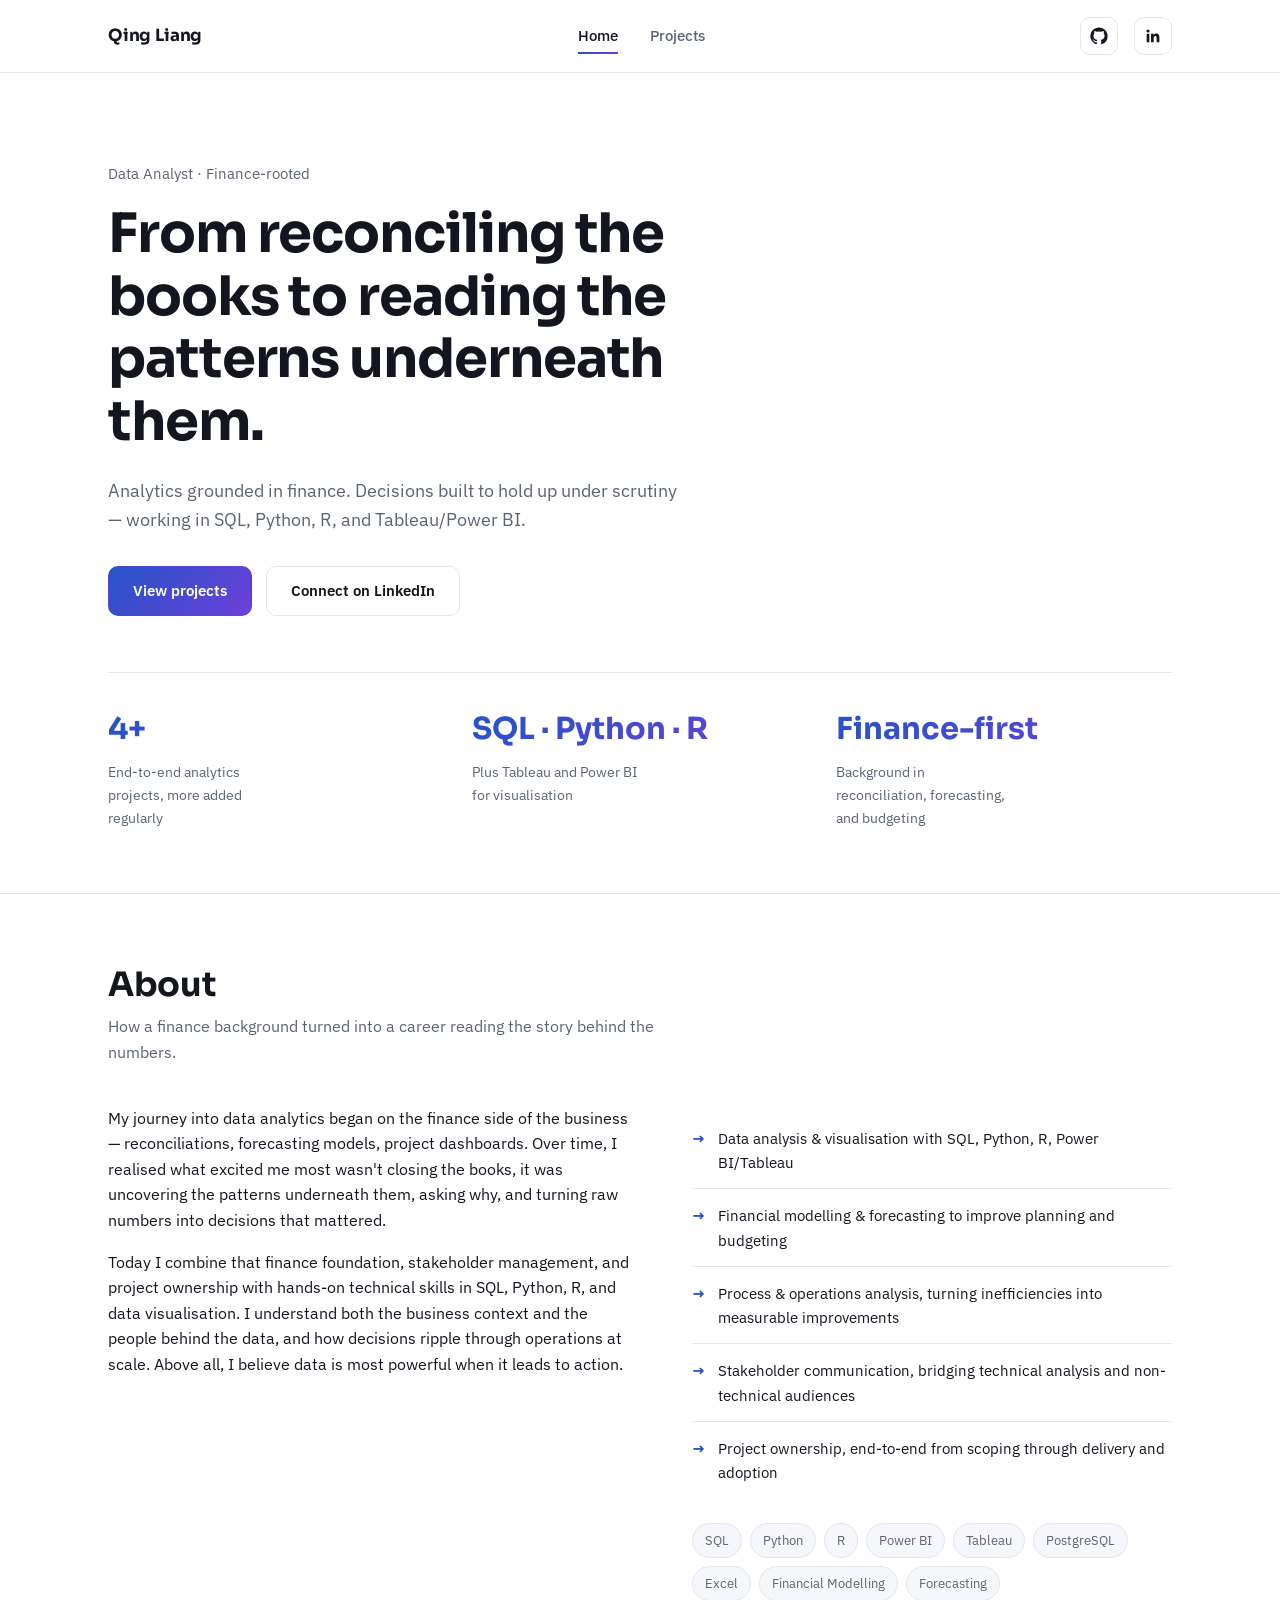
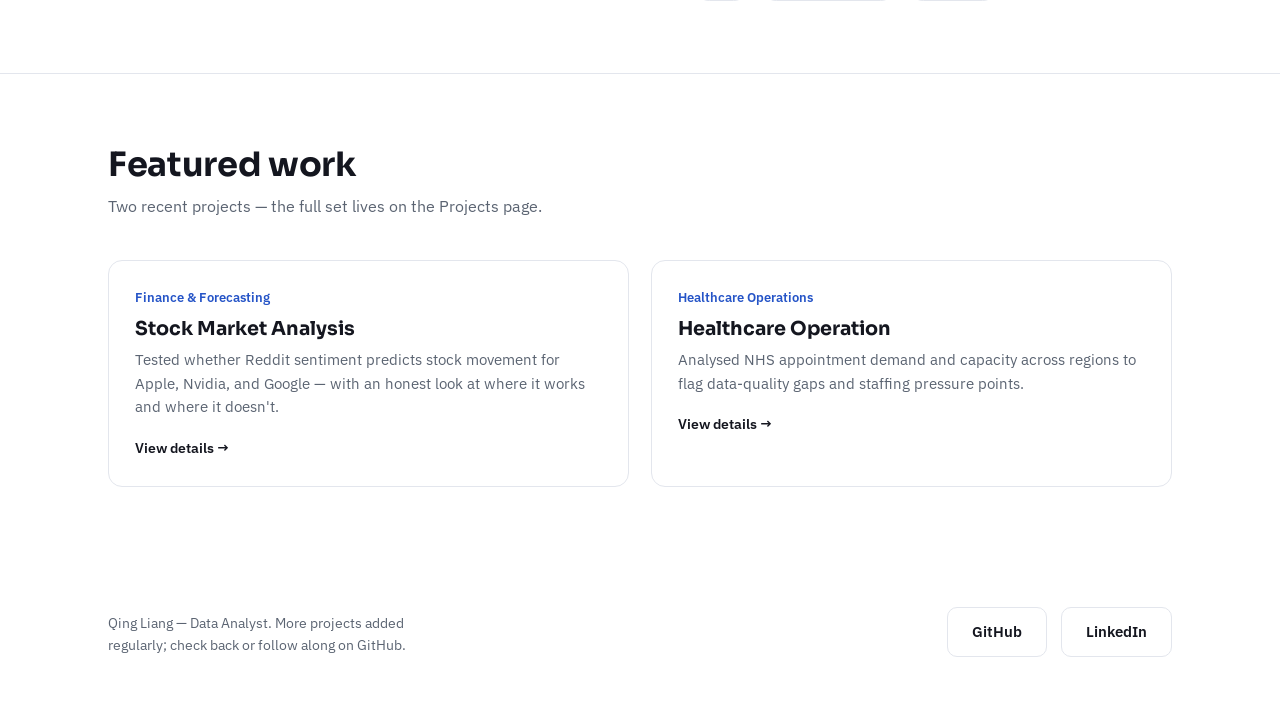
<file: index.html>
<!DOCTYPE html>
<html lang="en">
<head>
<meta charset="UTF-8" />
<meta name="viewport" content="width=device-width, initial-scale=1.0" />
<title>Qing Liang — Data Analyst</title>
<meta name="description" content="Qing Liang — Data Analyst with a finance foundation, working in SQL, Python, R, and Tableau/Power BI." />
<link rel="preconnect" href="https://fonts.googleapis.com" />
<link rel="preconnect" href="https://fonts.gstatic.com" crossorigin />
<link href="https://fonts.googleapis.com/css2?family=Sora:wght@500;600;700&family=IBM+Plex+Sans:wght@400;500;600&display=swap" rel="stylesheet" />
<link rel="stylesheet" href="assets/css/style.css" />
</head>
<body>

<nav class="site-nav">
  <div class="wrap">
    <a href="index.html" class="nav-name">Qing Liang</a>
    <div class="nav-links">
      <a href="index.html" class="page-link active">Home</a>
      <a href="projects.html" class="page-link">Projects</a>
    </div>
    <div class="nav-icons">
      <a href="https://github.com/qliang786/data-analytics-projects" target="_blank" rel="noopener" aria-label="GitHub">
        <svg viewBox="0 0 24 24" fill="currentColor"><path d="M12 .5C5.73.5.5 5.74.5 12.02c0 5.1 3.3 9.42 7.86 10.96.57.1.78-.25.78-.55v-2.15c-3.2.7-3.87-1.35-3.87-1.35-.53-1.34-1.29-1.7-1.29-1.7-1.05-.72.08-.7.08-.7 1.16.08 1.77 1.2 1.77 1.2 1.03 1.76 2.7 1.25 3.36.96.1-.75.4-1.25.72-1.53-2.55-.29-5.24-1.28-5.24-5.7 0-1.26.45-2.29 1.19-3.1-.12-.29-.52-1.47.11-3.06 0 0 .97-.31 3.18 1.18a11 11 0 0 1 5.79 0c2.2-1.49 3.17-1.18 3.17-1.18.64 1.59.24 2.77.12 3.06.74.81 1.19 1.84 1.19 3.1 0 4.43-2.7 5.4-5.26 5.69.41.36.78 1.08.78 2.18v3.23c0 .3.21.66.79.55A11.53 11.53 0 0 0 23.5 12C23.5 5.74 18.27.5 12 .5Z"/></svg>
      </a>
      <a href="https://www.linkedin.com/in/qingliaz/" target="_blank" rel="noopener" aria-label="LinkedIn">
        <svg viewBox="0 0 24 24" fill="currentColor"><path d="M20.45 20.45h-3.55v-5.57c0-1.33-.02-3.03-1.85-3.03-1.85 0-2.14 1.45-2.14 2.94v5.66H9.36V9h3.41v1.56h.05c.48-.9 1.64-1.85 3.38-1.85 3.61 0 4.28 2.38 4.28 5.47v6.27ZM5.34 7.43a2.06 2.06 0 1 1 0-4.12 2.06 2.06 0 0 1 0 4.12ZM3.56 20.45h3.56V9H3.56v11.45Z"/></svg>
      </a>
    </div>
  </div>
</nav>

<header class="hero">
  <div class="wrap">
    <p class="hero-eyebrow">Data Analyst · Finance-rooted</p>
    <h1>From reconciling the books to reading the patterns underneath them.</h1>
    <p class="lead">Analytics grounded in finance. Decisions built to hold up under scrutiny — working in SQL, Python, R, and Tableau/Power BI.</p>
    <div class="hero-actions">
      <a href="projects.html" class="btn btn-primary">View projects</a>
      <a href="https://www.linkedin.com/in/qingliaz/" target="_blank" rel="noopener" class="btn btn-ghost">Connect on LinkedIn</a>
    </div>
    <div class="stat-row">
      <div>
        <div class="stat-num">4+</div>
        <div class="stat-label">End-to-end analytics projects, more added regularly</div>
      </div>
      <div>
        <div class="stat-num">SQL · Python · R</div>
        <div class="stat-label">Plus Tableau and Power BI for visualisation</div>
      </div>
      <div>
        <div class="stat-num">Finance-first</div>
        <div class="stat-label">Background in reconciliation, forecasting, and budgeting</div>
      </div>
    </div>
  </div>
</header>

<section class="section">
  <div class="wrap">
    <div class="section-head">
      <h2>About</h2>
      <p>How a finance background turned into a career reading the story behind the numbers.</p>
    </div>
    <div class="about-grid">
      <div class="about-bio">
        <p>My journey into data analytics began on the finance side of the business — reconciliations, forecasting models, project dashboards. Over time, I realised what excited me most wasn't closing the books, it was uncovering the patterns underneath them, asking why, and turning raw numbers into decisions that mattered.</p>
        <p>Today I combine that finance foundation, stakeholder management, and project ownership with hands-on technical skills in SQL, Python, R, and data visualisation. I understand both the business context and the people behind the data, and how decisions ripple through operations at scale. Above all, I believe data is most powerful when it leads to action.</p>
      </div>
      <div>
        <ul class="help-list">
          <li><span class="help-arrow">→</span><span>Data analysis &amp; visualisation with SQL, Python, R, Power BI/Tableau</span></li>
          <li><span class="help-arrow">→</span><span>Financial modelling &amp; forecasting to improve planning and budgeting</span></li>
          <li><span class="help-arrow">→</span><span>Process &amp; operations analysis, turning inefficiencies into measurable improvements</span></li>
          <li><span class="help-arrow">→</span><span>Stakeholder communication, bridging technical analysis and non-technical audiences</span></li>
          <li><span class="help-arrow">→</span><span>Project ownership, end-to-end from scoping through delivery and adoption</span></li>
        </ul>
        <div class="chips">
          <span class="chip">SQL</span><span class="chip">Python</span><span class="chip">R</span>
          <span class="chip">Power BI</span><span class="chip">Tableau</span><span class="chip">PostgreSQL</span>
          <span class="chip">Excel</span><span class="chip">Financial Modelling</span><span class="chip">Forecasting</span>
        </div>
      </div>
    </div>
  </div>
</section>

<section class="section">
  <div class="wrap">
    <div class="section-head">
      <h2>Featured work</h2>
      <p>Two recent projects — the full set lives on the Projects page.</p>
    </div>
    <div class="preview-grid">
      <a href="projects.html#stock-market" class="preview-card">
        <div class="preview-tag">Finance &amp; Forecasting</div>
        <h3>Stock Market Analysis</h3>
        <p>Tested whether Reddit sentiment predicts stock movement for Apple, Nvidia, and Google — with an honest look at where it works and where it doesn't.</p>
        <span class="preview-link">View details →</span>
      </a>
      <a href="projects.html#healthcare-operation" class="preview-card">
        <div class="preview-tag">Healthcare Operations</div>
        <h3>Healthcare Operation</h3>
        <p>Analysed NHS appointment demand and capacity across regions to flag data-quality gaps and staffing pressure points.</p>
        <span class="preview-link">View details →</span>
      </a>
    </div>
  </div>
</section>

<footer class="site-footer">
  <div class="wrap footer-grid">
    <div class="footer-note">Qing Liang — Data Analyst. More projects added regularly; check back or follow along on GitHub.</div>
    <div class="footer-links">
      <a href="https://github.com/qliang786/data-analytics-projects" target="_blank" rel="noopener" class="btn btn-ghost">GitHub</a>
      <a href="https://www.linkedin.com/in/qingliaz/" target="_blank" rel="noopener" class="btn btn-ghost">LinkedIn</a>
    </div>
  </div>
</footer>

</body>
</html>
</file>
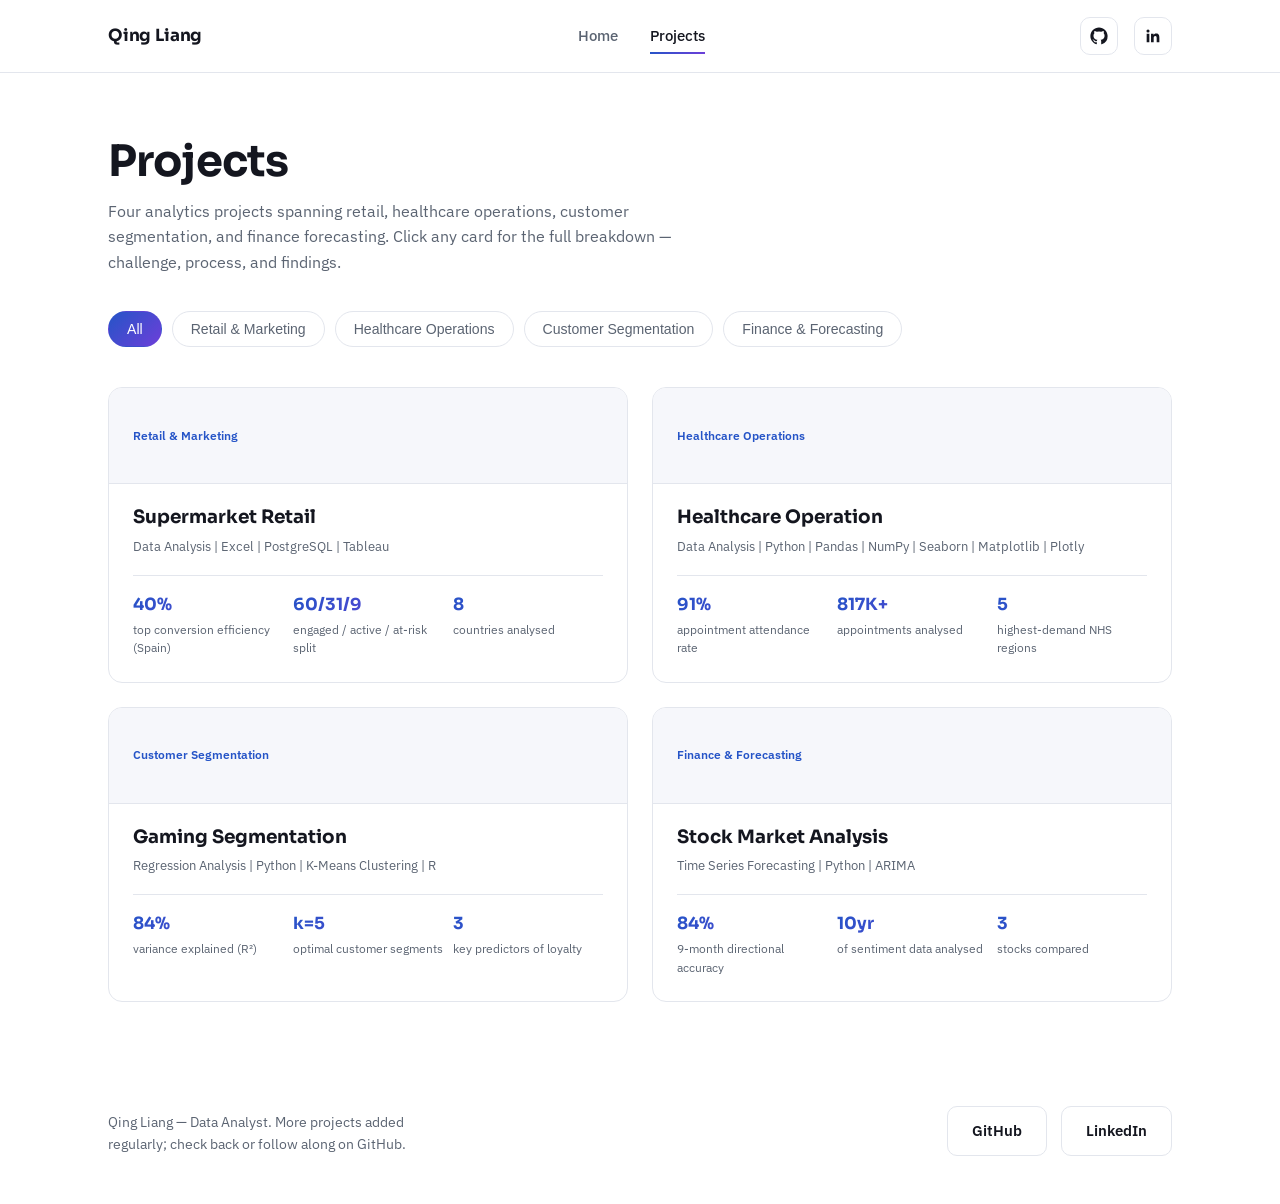
<file: projects.html>
<!DOCTYPE html>
<html lang="en">
<head>
<meta charset="UTF-8" />
<meta name="viewport" content="width=device-width, initial-scale=1.0" />
<title>Projects — Qing Liang</title>
<meta name="description" content="Data analytics projects by Qing Liang spanning retail, healthcare operations, customer segmentation, and finance forecasting." />
<link rel="preconnect" href="https://fonts.googleapis.com" />
<link rel="preconnect" href="https://fonts.gstatic.com" crossorigin />
<link href="https://fonts.googleapis.com/css2?family=Sora:wght@500;600;700&family=IBM+Plex+Sans:wght@400;500;600&display=swap" rel="stylesheet" />
<link rel="stylesheet" href="assets/css/style.css" />
</head>
<body>

<nav class="site-nav">
  <div class="wrap">
    <a href="index.html" class="nav-name">Qing Liang</a>
    <div class="nav-links">
      <a href="index.html" class="page-link">Home</a>
      <a href="projects.html" class="page-link active">Projects</a>
    </div>
    <div class="nav-icons">
      <a href="https://github.com/qliang786/data-analytics-projects" target="_blank" rel="noopener" aria-label="GitHub">
        <svg viewBox="0 0 24 24" fill="currentColor"><path d="M12 .5C5.73.5.5 5.74.5 12.02c0 5.1 3.3 9.42 7.86 10.96.57.1.78-.25.78-.55v-2.15c-3.2.7-3.87-1.35-3.87-1.35-.53-1.34-1.29-1.7-1.29-1.7-1.05-.72.08-.7.08-.7 1.16.08 1.77 1.2 1.77 1.2 1.03 1.76 2.7 1.25 3.36.96.1-.75.4-1.25.72-1.53-2.55-.29-5.24-1.28-5.24-5.7 0-1.26.45-2.29 1.19-3.1-.12-.29-.52-1.47.11-3.06 0 0 .97-.31 3.18 1.18a11 11 0 0 1 5.79 0c2.2-1.49 3.17-1.18 3.17-1.18.64 1.59.24 2.77.12 3.06.74.81 1.19 1.84 1.19 3.1 0 4.43-2.7 5.4-5.26 5.69.41.36.78 1.08.78 2.18v3.23c0 .3.21.66.79.55A11.53 11.53 0 0 0 23.5 12C23.5 5.74 18.27.5 12 .5Z"/></svg>
      </a>
      <a href="https://www.linkedin.com/in/qingliaz/" target="_blank" rel="noopener" aria-label="LinkedIn">
        <svg viewBox="0 0 24 24" fill="currentColor"><path d="M20.45 20.45h-3.55v-5.57c0-1.33-.02-3.03-1.85-3.03-1.85 0-2.14 1.45-2.14 2.94v5.66H9.36V9h3.41v1.56h.05c.48-.9 1.64-1.85 3.38-1.85 3.61 0 4.28 2.38 4.28 5.47v6.27ZM5.34 7.43a2.06 2.06 0 1 1 0-4.12 2.06 2.06 0 0 1 0 4.12ZM3.56 20.45h3.56V9H3.56v11.45Z"/></svg>
      </a>
    </div>
  </div>
</nav>

<header class="page-header">
  <div class="wrap">
    <h1>Projects</h1>
    <p>Four analytics projects spanning retail, healthcare operations, customer segmentation, and finance forecasting. Click any card for the full breakdown — challenge, process, and findings.</p>
  </div>
</header>

<div class="wrap">
  <div class="filter-row">
    <button class="filter-tab active" data-filter="all">All</button>
    <button class="filter-tab" data-filter="retail">Retail &amp; Marketing</button>
    <button class="filter-tab" data-filter="healthcare">Healthcare Operations</button>
    <button class="filter-tab" data-filter="segmentation">Customer Segmentation</button>
    <button class="filter-tab" data-filter="finance">Finance &amp; Forecasting</button>
  </div>

  <div class="project-grid" id="project-grid"></div>

  <div class="detail-panel" id="detail-panel"></div>
</div>

<footer class="site-footer">
  <div class="wrap footer-grid">
    <div class="footer-note">Qing Liang — Data Analyst. More projects added regularly; check back or follow along on GitHub.</div>
    <div class="footer-links">
      <a href="https://github.com/qliang786/data-analytics-projects" target="_blank" rel="noopener" class="btn btn-ghost">GitHub</a>
      <a href="https://www.linkedin.com/in/qingliaz/" target="_blank" rel="noopener" class="btn btn-ghost">LinkedIn</a>
    </div>
  </div>
</footer>

<script src="assets/js/projects-data.js"></script>
<script src="assets/js/projects.js"></script>
</body>
</html>
</file>
<file: assets/css/style.css>
/* ===== Design tokens ===== */
:root{
  --bg:#FFFFFF;
  --surface:#F6F7FB;
  --surface-2:#EFF1F7;
  --border:#E3E6ED;
  --text:#14161F;
  --muted:#5B6472;
  --blue:#2554C7;
  --violet:#6D3FD9;
  --grad:linear-gradient(135deg,#2554C7,#6D3FD9);
  --radius:14px;
  --maxw:1120px;
}

*,*::before,*::after{box-sizing:border-box;margin:0;padding:0;}
html{scroll-behavior:smooth;}
body{
  background:var(--bg);
  color:var(--text);
  font-family:'IBM Plex Sans',sans-serif;
  font-size:16px;
  line-height:1.6;
  -webkit-font-smoothing:antialiased;
}
h1,h2,h3,h4,.font-heading{font-family:'Sora',sans-serif; color:var(--text); line-height:1.15;}
a{color:inherit; text-decoration:none;}
img{max-width:100%; display:block;}
.wrap{max-width:var(--maxw); margin:0 auto; padding:0 28px;}

@media (prefers-reduced-motion: reduce){
  *{animation-duration:0.001ms !important; transition-duration:0.001ms !important;}
}

/* ===== Nav ===== */
.site-nav{
  position:sticky; top:0; z-index:50;
  background:rgba(255,255,255,.85);
  backdrop-filter:blur(14px); -webkit-backdrop-filter:blur(14px);
  border-bottom:1px solid var(--border);
}
.site-nav .wrap{
  display:flex; align-items:center; justify-content:space-between;
  height:72px;
}
.nav-name{font-family:'Sora',sans-serif; font-weight:700; font-size:1.05rem; letter-spacing:-0.01em;}
.nav-links{display:flex; align-items:center; gap:32px;}
.nav-links a.page-link{
  font-size:.92rem; font-weight:500; color:var(--muted); position:relative; padding:4px 0;
}
.nav-links a.page-link::after{
  content:''; position:absolute; left:0; bottom:-2px; width:0; height:2px;
  background:var(--grad); transition:width .25s ease;
}
.nav-links a.page-link:hover, .nav-links a.page-link.active{color:var(--text);}
.nav-links a.page-link:hover::after, .nav-links a.page-link.active::after{width:100%;}
.nav-icons{display:flex; align-items:center; gap:16px;}
.nav-icons a{
  display:inline-flex; align-items:center; justify-content:center;
  width:38px; height:38px; border-radius:10px; border:1px solid var(--border);
  color:var(--text); transition:border-color .2s, background .2s, transform .2s;
}
.nav-icons a:hover{border-color:var(--blue); background:var(--surface); transform:translateY(-1px);}
.nav-icons svg{width:18px; height:18px;}

/* mobile nav toggle (kept simple: links wrap) */
@media (max-width:640px){
  .site-nav .wrap{flex-wrap:wrap; height:auto; padding:14px 20px; gap:10px;}
  .nav-links{gap:20px;}
}

/* ===== Buttons ===== */
.btn{
  display:inline-flex; align-items:center; gap:8px;
  padding:12px 24px; border-radius:10px; font-weight:600; font-size:.92rem;
  cursor:pointer; border:1px solid transparent; transition:transform .2s, box-shadow .2s, background .2s, border-color .2s;
}
.btn-primary{background:var(--grad); color:#fff;}
.btn-primary:hover{transform:translateY(-2px); box-shadow:0 10px 24px rgba(37,84,199,.28);}
.btn-ghost{background:transparent; color:var(--text); border-color:var(--border);}
.btn-ghost:hover{border-color:var(--blue); background:var(--surface);}

/* ===== Hero ===== */
.hero{padding:88px 0 64px; border-bottom:1px solid var(--border);}
.hero-eyebrow{color:var(--muted); font-size:.95rem; margin-bottom:18px;}
.hero h1{
  font-size:clamp(2.1rem,4.4vw,3.4rem);
  font-weight:700; letter-spacing:-0.02em; max-width:16ch;
  margin-bottom:22px;
  opacity:0; transform:translateY(14px);
  animation:heroIn .7s ease forwards;
}
.hero p.lead{
  font-size:1.15rem; color:var(--muted); max-width:52ch; margin-bottom:32px;
  opacity:0; transform:translateY(14px);
  animation:heroIn .7s ease .12s forwards;
}
.hero-actions{display:flex; gap:14px; margin-bottom:56px; flex-wrap:wrap;
  opacity:0; transform:translateY(14px);
  animation:heroIn .7s ease .2s forwards;
}
@keyframes heroIn{ to{ opacity:1; transform:translateY(0); } }

.stat-row{display:grid; grid-template-columns:repeat(3,1fr); gap:28px; border-top:1px solid var(--border); padding-top:32px;}
.stat-num{font-family:'Sora',sans-serif; font-weight:700; font-size:1.9rem; background:var(--grad); -webkit-background-clip:text; background-clip:text; -webkit-text-fill-color:transparent;}
.stat-label{color:var(--muted); font-size:.9rem; margin-top:6px; max-width:22ch;}
@media (max-width:760px){ .stat-row{grid-template-columns:1fr; gap:22px;} }

/* ===== Section shell ===== */
.section{padding:72px 0; border-bottom:1px solid var(--border);}
.section:last-of-type{border-bottom:none;}
.section-head{margin-bottom:40px;}
.section-head h2{font-size:clamp(1.6rem,3vw,2.1rem); font-weight:700; letter-spacing:-0.01em;}
.section-head p{color:var(--muted); margin-top:10px; max-width:56ch;}

/* ===== About ===== */
.about-grid{display:grid; grid-template-columns:1.1fr 1fr; gap:56px; align-items:start;}
.about-bio p{margin-bottom:16px; color:var(--text);}
.about-bio p:last-child{margin-bottom:0;}
.help-list{list-style:none; margin-top:6px;}
.help-list li{
  display:flex; gap:12px; padding:14px 0; border-bottom:1px solid var(--border);
  font-size:.95rem;
}
.help-list li:last-child{border-bottom:none;}
.help-arrow{color:var(--blue); font-weight:700; flex-shrink:0;}
.chips{display:flex; flex-wrap:wrap; gap:8px; margin-top:24px;}
.chip{
  font-size:.82rem; padding:6px 12px; border-radius:999px; border:1px solid var(--border);
  color:var(--muted); background:var(--surface);
}
@media (max-width:840px){ .about-grid{grid-template-columns:1fr;} }

/* ===== Featured project preview cards (home) ===== */
.preview-grid{display:grid; grid-template-columns:repeat(2,1fr); gap:22px;}
.preview-card{
  border:1px solid var(--border); border-radius:var(--radius); padding:26px;
  transition:transform .25s ease, border-color .25s ease, box-shadow .25s ease;
}
.preview-card:hover{transform:translateY(-4px); border-color:var(--blue); box-shadow:0 18px 40px rgba(20,22,31,.06);}
.preview-tag{color:var(--blue); font-size:.82rem; font-weight:600; margin-bottom:10px;}
.preview-card h3{font-size:1.2rem; margin-bottom:8px;}
.preview-card p{color:var(--muted); font-size:.92rem; margin-bottom:16px;}
.preview-link{font-size:.88rem; font-weight:600; color:var(--text); display:inline-flex; align-items:center; gap:6px;}
@media (max-width:760px){ .preview-grid{grid-template-columns:1fr;} }

/* ===== Footer ===== */
.site-footer{padding:48px 0; }
.footer-grid{display:flex; justify-content:space-between; align-items:flex-end; flex-wrap:wrap; gap:20px;}
.footer-note{color:var(--muted); font-size:.88rem; max-width:40ch;}
.footer-links{display:flex; gap:14px;}

/* ===================================================== */
/* ===== Projects page ===== */
.page-header{padding:64px 0 36px;}
.page-header h1{font-size:clamp(2rem,4vw,2.7rem); font-weight:700; letter-spacing:-0.02em; margin-bottom:12px;}
.page-header p{color:var(--muted); max-width:58ch;}

.filter-row{display:flex; gap:10px; flex-wrap:wrap; padding:0 0 40px;}
.filter-tab{
  padding:9px 18px; border-radius:999px; font-size:.88rem; font-weight:500;
  border:1px solid var(--border); background:transparent; color:var(--muted);
  cursor:pointer; transition:all .2s ease;
}
.filter-tab:hover{color:var(--text); border-color:var(--blue);}
.filter-tab.active{background:var(--grad); color:#fff; border-color:transparent;}

.project-grid{display:grid; grid-template-columns:repeat(2,1fr); gap:24px; padding-bottom:56px;}
.project-card{
  border:1px solid var(--border); border-radius:var(--radius); background:var(--bg);
  cursor:pointer; overflow:hidden;
  transition:transform .25s ease, border-color .25s ease, box-shadow .25s ease;
}
.project-card:hover{transform:translateY(-5px); border-color:var(--blue); box-shadow:0 18px 44px rgba(20,22,31,.08);}
.project-card.is-hidden{display:none;}
.project-card.is-active{border-color:var(--blue); box-shadow:0 18px 44px rgba(20,22,31,.1);}
.card-top{
  height:96px; background:var(--surface); position:relative;
  display:flex; align-items:center; padding:0 24px;
  border-bottom:1px solid var(--border);
}
.card-domain{font-size:.78rem; font-weight:600; color:var(--blue);}
.card-body{padding:22px 24px 24px;}
.card-body h3{font-size:1.15rem; margin-bottom:8px;}
.card-tags{color:var(--muted); font-size:.84rem; margin-bottom:18px;}
.card-stats{display:grid; grid-template-columns:repeat(3,1fr); gap:10px; border-top:1px solid var(--border); padding-top:16px;}
.card-stat-num{font-family:'Sora',sans-serif; font-weight:700; font-size:1.05rem; background:var(--grad); -webkit-background-clip:text; background-clip:text; -webkit-text-fill-color:transparent;}
.card-stat-label{font-size:.72rem; color:var(--muted); margin-top:2px;}
@media (max-width:760px){ .project-grid{grid-template-columns:1fr;} .card-stats{grid-template-columns:1fr 1fr 1fr;} }

/* Detail panel */
.detail-panel{
  display:none; border:1px solid var(--border); border-radius:var(--radius);
  background:var(--surface); padding:40px; margin-bottom:64px;
}
.detail-panel.open{display:block; animation:panelIn .35s ease;}
@keyframes panelIn{ from{opacity:0; transform:translateY(-8px);} to{opacity:1; transform:translateY(0);} }
.detail-close{
  float:right; border:1px solid var(--border); background:var(--bg); border-radius:8px;
  padding:8px 14px; font-size:.85rem; cursor:pointer; color:var(--muted);
}
.detail-close:hover{color:var(--text); border-color:var(--blue);}
.detail-title{font-size:1.5rem; margin-bottom:6px; max-width:80%;}
.detail-tags{color:var(--muted); font-size:.88rem; margin-bottom:28px;}
.detail-block{margin-bottom:26px;}
.detail-block h4{font-size:.95rem; font-weight:700; margin-bottom:8px; color:var(--text);}
.detail-block p, .detail-block li{color:var(--muted); font-size:.94rem;}
.detail-block ul{padding-left:20px;}
.detail-block li{margin-bottom:6px;}
.detail-images{display:grid; grid-template-columns:repeat(3,1fr); gap:14px; margin-top:8px;}
.detail-images img{border-radius:10px; border:1px solid var(--border);}
@media (max-width:760px){
  .detail-panel{padding:26px;}
  .detail-images{grid-template-columns:1fr;}
  .detail-title{max-width:100%;}
}
</file>
